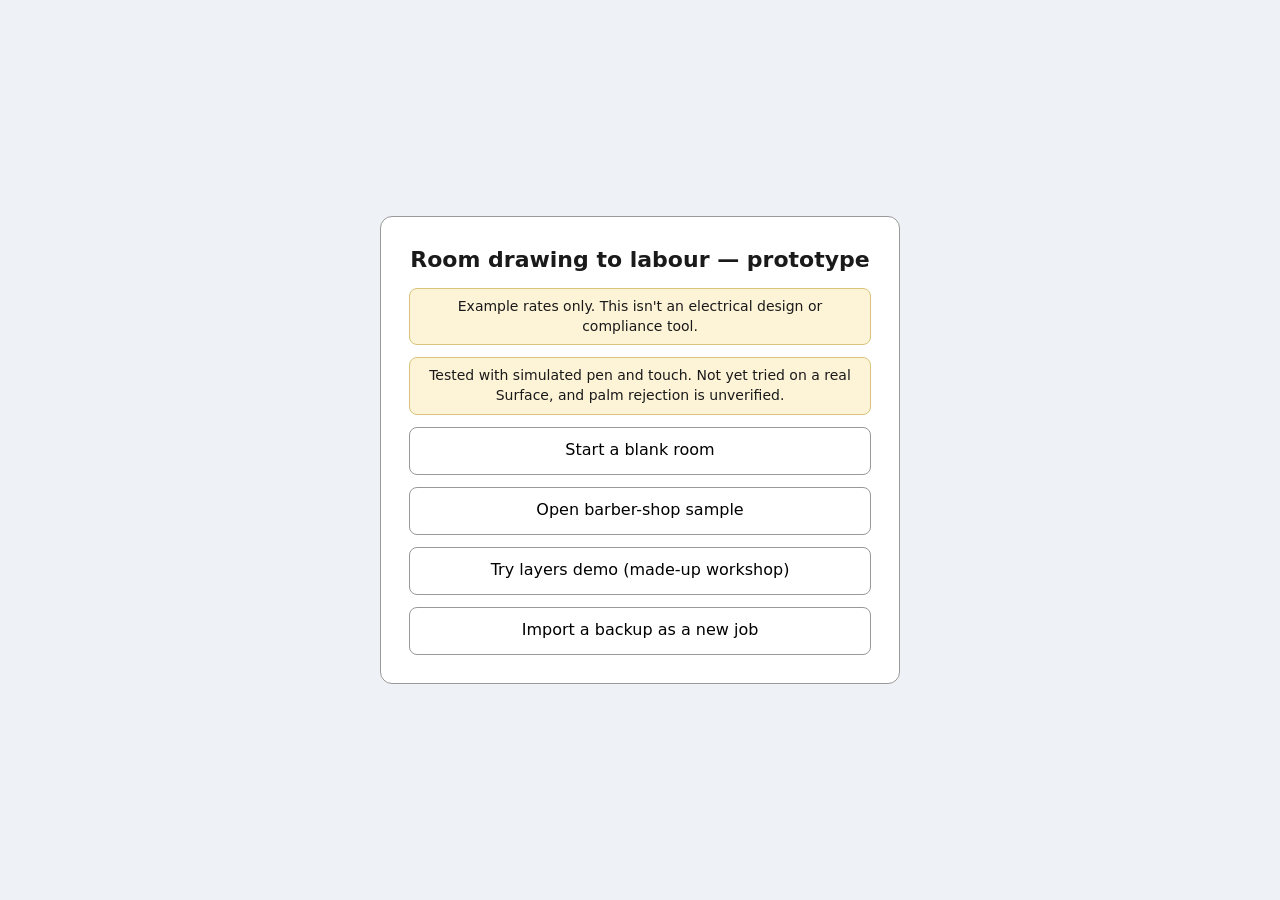
<file: prototype/index.html>
<!DOCTYPE html>
<html lang="en-GB">
<head>
<meta charset="utf-8">
<meta name="viewport" content="width=device-width, initial-scale=1, user-scalable=no, interactive-widget=resizes-content">
<title>Room drawing to labour — prototype</title>
<link rel="icon" href="data:,">
<link rel="stylesheet" href="css/style.css">
<link rel="manifest" href="manifest.webmanifest">
</head>
<body>
<div id="app" hidden>
  <header id="topbar">
    <span class="proto-label">PROTOTYPE</span>
    <span class="rates-label">example rates</span>
    <span id="sample-chip" class="chip sample-chip" hidden>Sample job — example data</span>
    <button id="btn-job-name" class="job-name" title="Job name">…</button>
    <span class="spacer"></span>
    <button id="btn-undo" data-testid="undo" title="Undo (Ctrl+Z)" aria-label="Undo">↶<span class="btn-text"> Undo</span></button>
    <button id="btn-redo" data-testid="redo" title="Redo (Ctrl+Y)" aria-label="Redo">↷<span class="btn-text"> Redo</span></button>
    <span id="status-strip">
      <span id="save-chip" class="chip" data-testid="save-chip">Saving…</span>
      <span id="offline-chip" class="chip" data-testid="offline-chip">Getting ready for offline…</span>
    </span>
    <button id="btn-menu" title="Menu" aria-label="Menu">⋯<span class="btn-text"> Menu</span></button>
  </header>
  <div id="job-banner" class="job-banner" data-testid="job-banner" role="status" hidden>
    <span id="job-banner-text" data-testid="job-banner-text"></span>
    <span id="job-banner-actions" class="job-banner-actions"></span>
  </div>
  <div id="quote-bar" data-testid="quote-bar" role="region" aria-label="Labour total">
    <span id="quote-summary"></span>
    <span class="spacer"></span>
    <button id="btn-breakdown" aria-haspopup="dialog">Show breakdown ▾</button>
  </div>

  <div id="main">
    <nav id="mode-rail" aria-label="Modes">
      <button data-mode="select" class="mode-btn" title="Select (V)">▣<span>Select</span></button>
      <button data-mode="place" class="mode-btn" title="Place (P)">＋<span>Place</span></button>
      <button data-mode="draw" class="mode-btn" title="Draw (D)">✎<span>Draw</span></button>
      <button data-mode="build" class="mode-btn" data-testid="mode-build" title="Build (B)">▦<span>Build</span></button>
      <button data-mode="notes" class="mode-btn" title="Notes (N)">💬<span>Notes</span></button>
      <div class="rail-extra">
        <button id="btn-clear-ink" class="mode-btn" title="Clear sketches on this view">🧽<span>Clear</span></button>
      </div>
    </nav>

    <div id="place-palette" hidden aria-label="Fitting types">
      <p class="palette-title">Pick a fitting</p>
      <!-- buttons injected -->
    </div>

    <div id="centre">
      <div id="view-tabs" role="tablist" aria-label="Views">
        <!-- tabs injected -->
      </div>
      <div id="canvas-wrap">
        <svg id="canvas" data-testid="canvas" touch-action="none"></svg>
        <div id="hint" data-testid="hint"></div>
        <div id="layers-control">
          <button id="btn-layers" data-testid="layers-button" aria-expanded="false" aria-controls="layers-panel">Layers: All</button>
          <button id="btn-layers-reset" data-testid="layers-reset" hidden>Show all</button>
          <div id="layers-panel" data-testid="layers-panel" role="group" aria-label="Show layers" hidden></div>
        </div>
        <div id="layer-empty" data-testid="layer-empty" role="status" hidden></div>
        <div id="zoom-controls">
          <button id="btn-zoom-out" title="Zoom out">−</button>
          <button id="btn-zoom-fit" title="Fit to view">Fit</button>
          <button id="btn-zoom-in" title="Zoom in">＋</button>
        </div>
        <button id="btn-finger-draw" class="finger-toggle" data-testid="finger-draw" aria-pressed="false" hidden>Finger drawing: off</button>
      </div>
    </div>

    <aside id="inspector" data-testid="inspector">
      <!-- injected -->
    </aside>
  </div>
</div>

<!-- Start screen -->
<div id="start" data-testid="start" hidden>
  <div class="start-card">
    <h1>Room drawing to labour — prototype</h1>
    <p class="banner" role="note">Example rates only. This isn't an electrical design or compliance tool.</p>
    <p class="banner">Tested with simulated pen and touch. Not yet tried on a real Surface, and palm rejection is unverified.</p>
    <button id="start-blank" data-testid="start-blank">Start a blank room</button>
    <button id="start-sample" data-testid="start-sample">Open barber-shop sample</button>
    <button id="start-layers-demo" data-testid="start-layers-demo">Try layers demo (made-up workshop)</button>
    <button id="start-continue" data-testid="start-continue" hidden>Open a saved job</button>
    <button id="start-import">Import a backup as a new job</button>
  </div>
</div>

<div id="modal-root"></div>
<div id="toast" data-testid="toast" hidden></div>
<div id="print-pack" aria-hidden="true"></div>

<input type="file" id="file-input" accept="application/json,.json" hidden>

<script type="module" src="js/ui.js"></script>
</body>
</html>
</file>
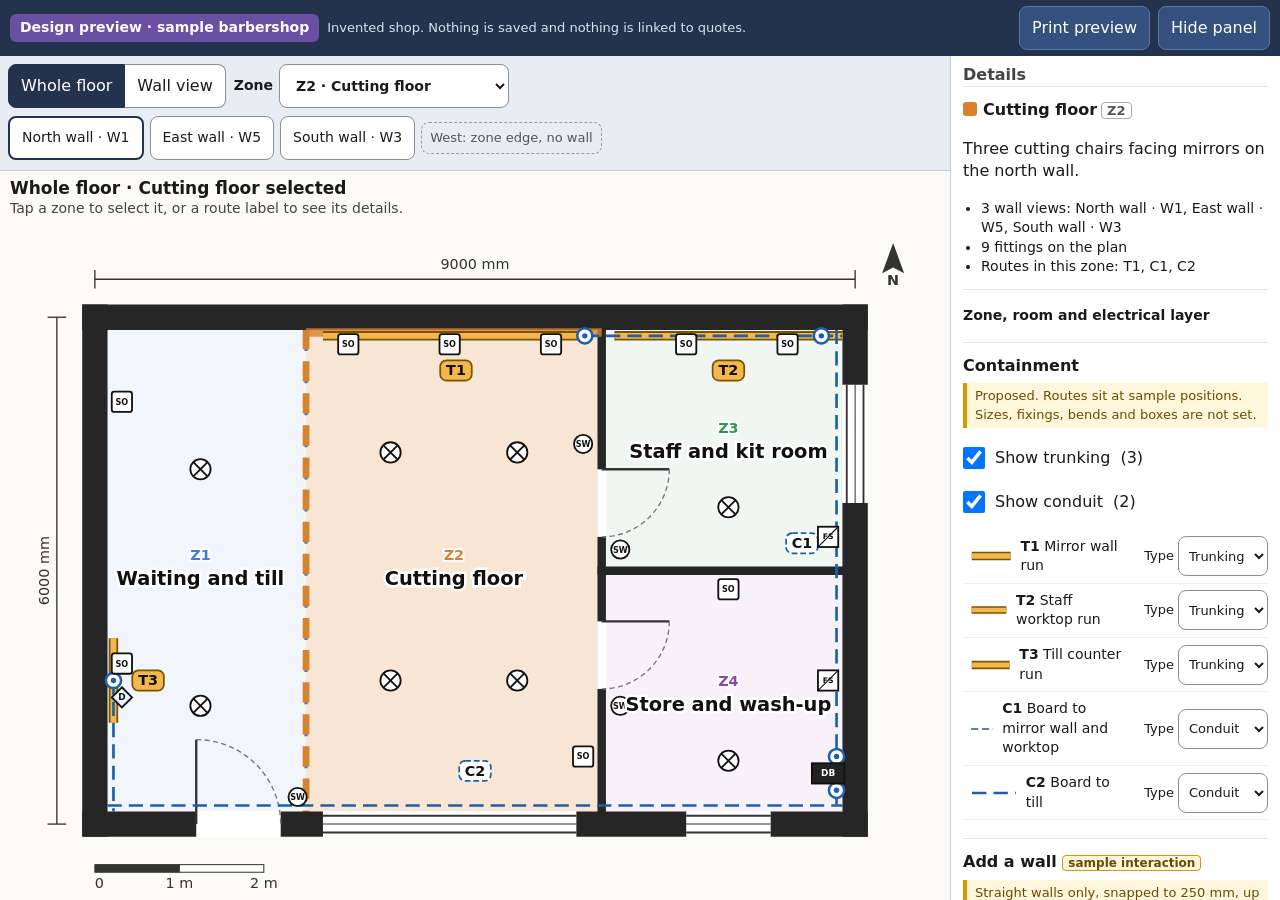
<file: design-previews/floor-zones/index.html>
<!DOCTYPE html>
<html lang="en-GB">
<head>
<meta charset="utf-8">
<meta name="viewport" content="width=device-width, initial-scale=1">
<title>Design preview · sample barbershop · floor, zones and containment</title>
<link rel="icon" href="data:,">
<link rel="stylesheet" href="style.css">
</head>
<body>
<div id="app">
  <header id="topbar">
    <span class="preview-label" data-testid="preview-label">Design preview · sample barbershop</span>
    <span class="topbar-note">Invented shop. Nothing is saved and nothing is linked to quotes.</span>
    <span class="spacer"></span>
    <button type="button" id="btn-print" data-testid="open-print" aria-haspopup="dialog">Print preview</button>
    <button type="button" id="btn-panel" data-testid="toggle-panel" aria-controls="panel" aria-expanded="true">Hide panel</button>
  </header>

  <div id="main">
    <div id="centre">
      <div id="viewbar">
        <div class="seg" role="group" aria-label="View">
          <button type="button" data-view="floor" data-testid="view-floor" aria-pressed="true">Whole floor</button>
          <button type="button" data-view="wall" data-testid="view-wall" aria-pressed="false">Wall view</button>
        </div>
        <label class="zone-pick">Zone
          <select id="zone-select" data-testid="zone-select"></select>
        </label>
        <div id="wall-tabs" role="group" aria-label="Walls in this zone" data-testid="wall-tabs"></div>
      </div>

      <div id="canvas-wrap">
        <div class="caption">
          <h1 id="view-title" data-testid="view-title"></h1>
          <p id="hint" role="status" data-testid="hint"></p>
        </div>
        <svg id="drawing" data-testid="drawing" role="img" preserveAspectRatio="xMidYMid meet" xmlns="http://www.w3.org/2000/svg"></svg>
        <details id="legend-float" class="legend">
          <summary>Legend</summary>
          <div class="legend-body"></div>
        </details>
      </div>
    </div>

    <aside id="panel" data-testid="panel" aria-label="Zone, containment and wall details">
      <div class="panel-head">
        <span class="panel-title">Details</span>
        <button type="button" id="btn-panel-close" data-testid="close-panel">Close</button>
      </div>

      <section id="zone-info" aria-live="polite"></section>
      <details class="explain">
        <summary>Zone, room and electrical layer</summary>
        <p>A <b>room</b> is a space closed in by walls. A <b>zone</b> is a part of the floor you choose to work on and print as one set of sheets. A zone can be a whole room, part of a room or several rooms. Waiting and till and Cutting floor share one room here, so there is no wall between them.</p>
        <p>An <b>electrical layer</b> is a filter for kinds of work, such as lighting or sockets. Layers hide or show fittings across every zone. Zones decide which part of the floor and which walls you see.</p>
      </details>

      <section aria-labelledby="containment-h">
        <h2 id="containment-h">Containment</h2>
        <p class="proposed">Proposed. Routes sit at sample positions. Sizes, fixings, bends and boxes are not set.</p>
        <label class="check"><input type="checkbox" id="show-trunking" data-testid="show-trunking" checked> Show trunking <span id="count-trunking"></span></label>
        <label class="check"><input type="checkbox" id="show-conduit" data-testid="show-conduit" checked> Show conduit <span id="count-conduit"></span></label>
        <ul id="route-list" class="route-list"></ul>
        <div id="route-detail" class="route-detail" data-testid="route-detail"></div>
      </section>

      <section aria-labelledby="addwall-h">
        <h2 id="addwall-h">Add a wall <span class="tag">sample interaction</span></h2>
        <p class="proposed">Straight walls only, snapped to 250 mm, up to 3. Added walls last until you reload.</p>
        <button type="button" id="btn-draw-wall" data-testid="draw-wall">Draw a wall on the plan</button>
        <button type="button" id="btn-sample-wall" data-testid="add-sample-wall">Add sample wall: 1.5 m partition between waiting and cutting floor</button>
        <p id="added-walls" class="field-note" data-testid="added-walls"></p>
        <button type="button" id="btn-remove-walls" data-testid="remove-added-walls">Remove added walls</button>
      </section>

      <section aria-labelledby="legend-h">
        <h2 id="legend-h">Legend</h2>
        <div class="legend-body" id="legend-panel"></div>
      </section>
    </aside>
  </div>
</div>

<div id="print-root" data-testid="print-dialog" role="dialog" aria-modal="true" aria-labelledby="print-heading" hidden>
  <div class="print-toolbar">
    <h2 id="print-heading">Print preview</h2>
    <fieldset class="print-zones">
      <legend>Wall sheets for</legend>
      <span id="print-zone-boxes"></span>
    </fieldset>
    <span id="print-count" class="print-count"></span>
    <button type="button" id="btn-do-print" data-testid="do-print">Print</button>
    <button type="button" id="btn-close-print" data-testid="close-print">Close</button>
  </div>
  <div id="sheets"></div>
</div>

<script src="app.js"></script>
</body>
</html>
</file>
<file: prototype/css/style.css>
/* Prototype styling: large controls, plain British English labels. */
* { box-sizing: border-box; }
html, body { margin: 0; height: 100%; font: 16px/1.4 system-ui, sans-serif; color: #1a1a1a; }
button { font: inherit; min-height: 48px; min-width: 48px; border-radius: 8px; border: 1px solid #999; background: #fff; cursor: pointer; }
button:disabled { opacity: .4; cursor: default; }
.spacer { flex: 2; }
[hidden] { display: none !important; }

#app { display: flex; flex-direction: column; height: 100vh; height: 100dvh; }
#status-strip { display: contents; }
#topbar { display: flex; align-items: center; gap: 8px; min-height: 56px; padding: 4px 10px; background: #23324d; color: #fff; flex-wrap: wrap; }
#topbar button { background: #33507e; color: #fff; border-color: #5a77a6; }
#topbar button { flex-shrink: 0; }
.proto-label { background: #c0392b; color: #fff; padding: 3px 8px; border-radius: 4px; font-weight: 700; font-size: 13px; flex-shrink: 0; }
.rates-label { font-size: 13px; color: #d9e2f2; flex-shrink: 0; }
.job-name { flex: 1 1 180px; min-width: 70px; max-width: 420px; overflow: hidden; text-overflow: ellipsis; white-space: nowrap; }
.chip { padding: 4px 10px; border-radius: 12px; font-size: 13px; background: #4c6a99; white-space: nowrap; overflow: hidden; text-overflow: ellipsis; flex: 0 1 auto; min-width: 0; }
.chip.ok { background: #2e7d32; }
.chip.warn { background: #8a5a00; }
.chip.err { background: #b00020; }
.sample-chip { background: #6a4fa3; flex-shrink: 0; }

#main { flex: 1; display: flex; min-height: 0; position: relative; --palette-h: 100px; }
#mode-rail { display: flex; flex-direction: column; gap: 6px; padding: 8px 6px; background: #e8ecf3; width: 88px; overflow-y: auto; }
.mode-btn { height: 64px; display: flex; flex-direction: column; align-items: center; justify-content: center; gap: 2px; font-size: 14px; }
.mode-btn span { font-size: 12px; }
.mode-btn.active { background: #23324d; color: #fff; border-color: #23324d; }
.rail-extra { margin-top: auto; }

/* Tablet and desktop: a strip along the bottom of the drawing, between the mode
   rail (88px) and the details drawer, so the Layers control keeps the top-left
   corner. #canvas-wrap reserves --palette-h below the drawing in Place mode. */
#place-palette { position: absolute; left: 88px; right: 320px; bottom: 0; height: var(--palette-h); z-index: 5; background: #fff; border-top: 1px solid #999; padding: 6px 8px 0; display: flex; gap: 6px; overflow-x: auto; overflow-y: hidden; box-shadow: 0 -2px 8px rgba(0,0,0,.15); }
.palette-title { display: none; }
.pal-btn { width: 100px; flex: 0 0 auto; display: flex; flex-direction: column; gap: 3px; align-items: center; padding: 6px; font-size: 13px; min-height: 64px; }
.pal-btn .sym { font-size: 18px; font-weight: 700; }
.pal-btn.active { background: #dce7ff; border-color: #23324d; }
#canvas .route-label { font-weight: 700; }
.containment-warning { margin: 8px 0; }
/* "Place like this": the strip says what is being copied and keeps Cancel touch sized */
.copy-bar { display: flex; align-items: center; gap: 12px; font-size: 15px; padding: 4px; }
.copy-cancel-btn { flex: 0 0 auto; min-height: 44px; min-width: 88px; }
.place-like-btn { display: block; width: 100%; min-height: 44px; margin: 4px 0 2px; }

#centre { flex: 1; display: flex; flex-direction: column; min-width: 0; }
#view-tabs { display: flex; gap: 4px; padding: 6px 8px 0; flex-wrap: wrap; }
#view-tabs button { min-height: 44px; padding: 4px 12px; }
#view-tabs button.active { background: #23324d; color: #fff; }
#canvas-wrap { flex: 1; position: relative; min-height: 0; background: #fbfaf7; container-type: size; }
#canvas { width: 100%; height: 100%; display: block; touch-action: none; user-select: none; -webkit-user-select: none; -webkit-touch-callout: none; -webkit-tap-highlight-color: transparent; }
.finger-toggle { position: absolute; right: 12px; top: 64px; min-height: 44px; padding: 4px 12px; font-size: 14px; }
.finger-toggle[aria-pressed="true"] { background: #23324d; color: #fff; border-color: #23324d; }
#hint { position: absolute; left: 12px; bottom: 10px; background: rgba(255,255,255,.9); border: 1px solid #bbb; border-radius: 6px; padding: 4px 10px; font-size: 14px; pointer-events: none; max-width: 70%; }
#zoom-controls { position: absolute; right: 12px; top: 8px; display: flex; gap: 6px; }
#zoom-controls button { min-width: 44px; }

/* Show layers: a compact button over the drawing that opens a small panel. */
#layers-control { position: absolute; left: 8px; top: 8px; z-index: 4; display: flex; flex-wrap: wrap; gap: 6px; max-width: calc(100% - 200px); }
#layers-control > button { min-height: 44px; padding: 4px 12px; font-size: 14px; max-width: 100%; overflow: hidden; text-overflow: ellipsis; white-space: nowrap; }
#btn-layers.filtered { background: #23324d; color: #fff; border-color: #23324d; }
#btn-layers-reset { background: #fff3cd; border-color: #b26a00; }
#layers-panel { position: absolute; left: 0; top: calc(100% + 4px); width: min(320px, calc(100vw - 24px)); max-height: 70vh; overflow-y: auto; background: #fff; border: 1px solid #999; border-radius: 8px; padding: 8px 10px; box-shadow: 0 2px 10px rgba(0,0,0,.25); }
.layers-title { margin: 0 0 4px; font-weight: 700; }
.layer-row { display: flex; align-items: center; gap: 6px; }
.layer-check { flex: 1; display: flex; align-items: center; gap: 10px; min-height: 44px; cursor: pointer; }
.layer-check input { width: 22px; height: 22px; margin: 0; }
.layer-only { min-height: 40px; padding: 2px 10px; font-size: 14px; }
.layer-all { width: 100%; margin-top: 6px; min-height: 44px; }
.layers-note { font-size: 13px; color: #444; margin: 8px 0 2px; }
#layer-empty { position: absolute; left: 50%; top: 50%; transform: translate(-50%, -50%); z-index: 3; background: #fff; border: 1px solid #b26a00; border-radius: 10px; padding: 12px 16px; text-align: center; max-width: min(360px, 85%); box-shadow: 0 2px 10px rgba(0,0,0,.2); }
#layer-empty p { margin: 0 0 8px; }
.field-note { font-size: 13px; color: #555; margin: 4px 0 0; }
.print-choice { display: flex; align-items: center; gap: 10px; min-height: 44px; margin: 4px 0; }
.print-choice input { width: 22px; height: 22px; margin: 0; flex: 0 0 auto; }
.modal .print-sheets { min-inline-size: 0; width: 100%; box-sizing: border-box; border: 1px solid #888; border-radius: 8px; margin: 12px 0 0; padding: 8px 10px 10px; }
.modal .print-sheets legend { font-weight: 700; padding: 0 4px; }
.modal .print-sheets .print-choice { display: flex; align-items: center; gap: 10px; min-height: 44px; margin: 4px 0; font-weight: 400; scroll-margin: 8px 0 88px; }
.modal .print-sheets .print-choice span { flex: 1; min-width: 0; }
.modal .print-sheets .print-choice input { width: 44px; height: 44px; margin: 0; flex: 0 0 auto; scroll-margin: 8px 0 88px; }
.print-sheet-count { margin: 8px 0 0; font-size: 14px; }
#quote-bar .q-scope { font-weight: 700; }

#inspector { width: 320px; border-left: 1px solid #ccc; background: #fff; padding: 12px; overflow-y: auto; }
#inspector h2 { margin: 0 0 8px; font-size: 17px; }
.inspector-head { display: flex; align-items: center; gap: 6px; margin-bottom: 8px; }
.inspector-head h2 { flex: 1; margin: 0; }
.inspector-toggle { min-height: 44px; padding: 2px 10px; font-size: 14px; }
.job-title { font-weight: 700; margin: 4px 0; word-break: break-word; }
.legend { margin: 4px 0; padding-left: 18px; font-size: 13px; }
.legend li { margin: 2px 0; }
.q-chip { display: inline-block; background: #eef2f8; border-radius: 10px; padding: 1px 8px; margin: 1px 2px; }
#quote-bar .q-chip { background: rgba(255,255,255,.18); }
/* the missing-price warning chip is a button (the first tap of the fix route);
   inside the bar it picks up the existing #quote-bar button colours */
button.q-chip { border: 0; font: inherit; color: inherit; cursor: pointer; }
.count-line { line-height: 1.7; }
#inspector label { display: block; margin: 10px 0 2px; font-weight: 600; font-size: 14px; }
#inspector input, #inspector select, #inspector textarea { width: 100%; font: inherit; padding: 8px; border: 1px solid #888; border-radius: 6px; min-height: 44px; }
#inspector textarea { min-height: 90px; }
.field-row { display: flex; align-items: center; gap: 4px; }
.field-row button { min-width: 44px; }
.field-err { color: #b00020; font-size: 13px; margin-top: 2px; }
.price-line { margin: 10px 0; padding: 8px; background: #f2f4f8; border-radius: 6px; font-size: 15px; }
.btn-danger { border-color: #b00020; color: #b00020; width: 100%; margin-top: 12px; }
.btn-primary { background: #23324d; color: #fff; border-color: #23324d; }

#quote-bar { display: flex; align-items: center; gap: 8px; min-height: 48px; padding: 4px 12px; background: #23324d; color: #fff; flex-wrap: wrap; }
#quote-bar.incomplete { background: #9a6b00; }
#quote-bar button { background: #33507e; color: #fff; border-color: #5a77a6; }

#start { position: fixed; inset: 0; background: #eef1f6; display: flex; align-items: center; justify-content: center; z-index: 50; }
.start-card { background: #fff; border: 1px solid #999; border-radius: 12px; padding: 28px; max-width: 520px; display: flex; flex-direction: column; gap: 12px; text-align: center; }
.start-card h1 { font-size: 22px; margin: 0; }
.banner { background: #fdf3d7; border: 1px solid #d9c47a; border-radius: 8px; padding: 8px; font-size: 14px; margin: 0; }

#modal-root .overlay { position: fixed; inset: 0; background: rgba(0,0,0,.4); z-index: 70; display: flex; align-items: center; justify-content: center; }
.modal { background: #fff; border-radius: 12px; padding: 20px; max-width: 560px; width: min(560px, 92vw); max-height: 86vh; overflow-y: auto; }
.modal h2 { margin-top: 0; }
.modal .actions { display: flex; gap: 8px; margin-top: 16px; flex-wrap: wrap; }
/* Inside a modal's action row the destructive button must not become a
   full-width bar above the safe action (the base .btn-danger styling is for
   stacked solo warnings): side by side, safe primary action on the right. */
.modal .actions .btn-danger { width: auto; margin-top: 0; }
.modal table { border-collapse: collapse; width: 100%; margin: 8px 0; }
.modal th, .modal td { border: 1px solid #bbb; padding: 6px 8px; text-align: left; font-size: 15px; }
.modal .unpriced td { background: #fff3cd; }
/* Slice 3 (BL-17): comfortable form fields in modals on EVERY screen size —
   44px inputs with the page font, and labels on their own line above the
   field. These used to exist only under the <=600px phone query, so tablets
   and desktop fell back to ~21px browser-default number inputs. Rate rows
   keep a FIXED input width so every row shares one left-aligned column. */
.modal label { display: block; margin: 10px 0 2px; font-weight: 600; }
.modal input:not([type=checkbox]) { width: 100%; font: inherit; padding: 8px; border: 1px solid #888; border-radius: 6px; min-height: 44px; }
.rate-input-row { display: flex; align-items: center; gap: 8px; margin: 8px 0; }
.rate-input-row span { flex: 1; }
.modal .rate-input-row input { flex: 0 0 130px; width: 130px; }

/* The toast has no actions, so taps and pen strokes pass through to what is underneath. */
#toast { position: fixed; left: 50%; transform: translateX(-50%); bottom: 64px; background: #23324d; color: #fff; padding: 10px 18px; border-radius: 24px; z-index: 60; font-size: 15px; max-width: 80vw; pointer-events: none; }

/* Print pack: kept in layout so its text can be read, but invisible on screen.
   Print media shows it and lets long tables break onto the next sheet. */
#print-pack { position: fixed; left: 0; top: 0; width: 210mm; max-height: 100vh; overflow: hidden; opacity: 0; pointer-events: none; z-index: -1; }
@media print {
  #app, #start, #toast, #modal-root { display: none !important; }
  #print-pack { display: block; position: static; width: auto; max-height: none; overflow: visible; opacity: 1; z-index: auto; pointer-events: auto; }
  #print-pack .page { page-break-after: always; break-after: page; border-top: 2px solid #000; padding-top: 6px; margin-bottom: 12px; overflow: visible; }
  #print-pack .print-header { display: flex; justify-content: space-between; font-size: 9.5pt; border-bottom: 1px solid #000; }
  #print-pack h2 { font-size: 11pt; margin: 8px 0 4px; }
  #print-pack table { width: 100%; border-collapse: collapse; font-size: 9pt; break-inside: auto; page-break-inside: auto; }
  #print-pack tr { break-inside: avoid; page-break-inside: avoid; }
  #print-pack thead { display: table-header-group; }
  #print-pack th, #print-pack td { border: 1px solid #000; padding: 3px 5px; text-align: left; }
  /* Fixed fitting columns on A4 landscape (297mm). floor-print.js uses the same
     widths to count wrapped lines. 18+52+36+30+161 = 297. */
  #print-pack table.fitting-table { table-layout: fixed; }
  #print-pack table.fitting-table col.fit-id { width: 18mm; }
  #print-pack table.fitting-table col.fit-type { width: 52mm; }
  #print-pack table.fitting-table col.fit-pos { width: 36mm; }
  #print-pack table.fitting-table col.fit-h { width: 30mm; }
  #print-pack table.fitting-table col.fit-notes { width: 161mm; }
  #print-pack svg { max-width: 100%; height: auto; }
  #print-pack .print-key { max-width: 70mm; }
  /* Zone pack: each numbered page must fit one A4 landscape sheet, so cap the
     drawings by height as the legacy wall pages do. Width follows the ratio. */
  /* the floor plan on page 1 of either pack, so its notes and footer stay on the same sheet */
  #print-pack .page:first-child > svg { max-height: 85mm; width: auto; }
  #print-pack .wall-sheet svg { width: auto; }
  #print-pack .wall-sheet .print-key { max-height: 30mm; }
  #print-pack .wall-sheet .print-elevation { max-height: 80mm; }
  /* Legacy wall pages carry two drawings: cap them so the page stays one sheet. */
  #print-pack .legacy-walls svg { max-height: 72mm; width: auto; }
  #print-pack .disclaimer { font-size: 9pt; font-style: italic; margin-top: 8px; }
  #print-pack .print-scope { font-size: 9.5pt; font-weight: 600; border: 1px solid #000; padding: 3px 6px; margin: 4px 0; }
}

@media (max-width: 1000px) {
  .rates-label { display: none; } /* honesty copy stays on the start screen and in the quote */
}
@media (max-width: 800px) {
  /* the canvas hint is redundant on narrow screens and overlapped the wall labels */
  #hint { display: none; }
}
@media (max-width: 900px), (orientation: portrait) {
  /* Narrow tablets (including iPad portrait) keep the details drawer on the
     right, a little narrower, so the canvas keeps its full height. */
  #inspector { width: min(320px, 40vw); }
  /* hint at the top so it never covers the Wall C label under the plan; kept
     left and 200px short of the right edge, where the zoom controls and the
     finger toggle (each about 150-165px wide with their 12px inset) stack */
  #hint { top: 60px; left: 12px; bottom: auto; max-width: calc(100% - 200px); } /* below the Layers button */
  /* F2: when a filter is on, "Layers: …" and "N hidden · Show all" wrap onto a
     second row; drop the hint below that row so the guidance stays readable */
  #canvas-wrap:has(#btn-layers-reset:not([hidden])) #hint { top: 116px; }
  #place-palette { right: min(320px, 40vw); }
}

/* Tablet and desktop (layout A, canvas first): details open as a drawer on
   the right. "Hide details" folds them into a 52px strip under the drawing
   holding the panel title, "Show details" and Done. The strip is its own grid
   row, so it never sits on top of a fitting, and the drawing takes the whole
   width. This is the complement of the phone query below. */
@media (min-width: 601px) and (min-height: 501px) {
  #main { display: grid; grid-template-columns: minmax(0, 1fr) auto; grid-template-rows: minmax(0, 1fr) auto; --fold-h: 52px; }
  #centre { grid-column: 1; grid-row: 1 / span 2; min-height: 0; }
  #inspector { grid-column: 2; grid-row: 1 / span 2; min-height: 0; border-radius: 12px 0 0 12px; box-shadow: -2px 0 10px rgba(20,30,50,.12); }
  body.inspector-collapsed #centre { grid-row: 1; }
  body.inspector-collapsed #inspector { grid-column: 1 / span 2; grid-row: 2; width: auto; height: var(--fold-h); padding: 4px 8px 4px 12px; overflow: hidden; border-left: 0; border-top: 1px solid #c4ccd8; border-radius: 0; box-shadow: 0 -2px 8px rgba(20,30,50,.08); }
  body.inspector-collapsed .inspector-head { margin: 0; }
  body.inspector-collapsed .inspector-head h2 { font-size: 15px; min-width: 0; white-space: nowrap; overflow: hidden; text-overflow: ellipsis; }
  #place-palette { transition: right .18s ease-out; }
  body.inspector-collapsed #place-palette { right: 0; bottom: var(--fold-h); }
  /* Place mode: the drawing and the bottom-left hint stop above the fitting strip */
  #place-palette:not([hidden]) ~ #centre #canvas-wrap { padding-bottom: var(--palette-h); }
  #place-palette:not([hidden]) ~ #centre #hint { margin-bottom: var(--palette-h); }
  /* F1: on short screens the open Layers panel must stop above the fitting
     strip and scroll inside (64px = control inset + button row + gap), so every
     layer control stays reachable by scrolling instead of sitting under the
     strip. 100cqh is the canvas area's own height (#canvas-wrap is a size
     container), which already excludes the reserved strip padding. */
  #place-palette:not([hidden]) ~ #centre #canvas-wrap #layers-panel { max-height: calc(100cqh - 64px); }
  /* filtered: the Layers/reset buttons wrap to two rows and push the panel
     down; subtract the same 116px the hint uses for the two-row case */
  #place-palette:not([hidden]) ~ #centre #canvas-wrap:has(#btn-layers-reset:not([hidden])) #layers-panel { max-height: calc(100cqh - 116px); }
  /* Short landscape (Opus-approved): while the panel is open, hide the outside
     "N hidden · Show all" button — recovery lives in the panel's own Show all —
     so the control is one row and the 64px cap is correct again. display:none
     does not set [hidden], so the 116px rule above would still match; the
     override below restores the 64px cap in exactly this state. */
  @media (min-width: 601px) and (min-height: 501px) and (max-height: 720px) and (orientation: landscape) {
    #layers-control:has(#layers-panel:not([hidden])) #btn-layers-reset { display: none; }
    #place-palette:not([hidden]) ~ #centre #canvas-wrap:has(#btn-layers-reset:not([hidden])) #layers-panel { max-height: calc(100cqh - 64px); }
  }
  body:has(#place-palette:not([hidden])) #toast { bottom: 168px; }
}
@media (prefers-reduced-motion: reduce) {
  #inspector, #place-palette { transition: none; }
}

/* Phones: portrait up to 600px wide, or any screen under 500px tall.
   The drawing takes the space. Details and the breakdown open on demand,
   and every control stays in the page flow so nothing sits on top of it. */
@media (max-width: 600px), (max-height: 500px) {
  /* clip, not hidden: a hidden box can still be scrolled by focus or scrollIntoView, which slid the drawing sideways */
  #app { overflow: hidden; overflow: clip; }
  #topbar { min-height: 0; gap: 6px; row-gap: 2px; padding: 2px 8px; }
  #topbar button { min-height: 44px; min-width: 44px; padding: 0 8px; }
  #topbar .spacer, #topbar .btn-text { display: none; }
  .proto-label { font-size: 11px; padding: 2px 6px; }
  .job-name { flex: 1 1 90px; min-width: 0; max-width: none; font-size: 15px; text-align: left; }
  .sample-chip { flex: 0 1 auto; min-width: 0; font-size: 12px; padding: 3px 8px; }
  #status-strip { display: flex; gap: 6px; flex: 1 1 auto; min-width: 0; overflow-x: auto; scrollbar-width: none; }
  #status-strip::-webkit-scrollbar { display: none; }
  #status-strip .chip { flex: 0 0 auto; font-size: 12px; padding: 3px 8px; }
  #status-strip .chip.err { cursor: pointer; }

  #main { display: grid; grid-template-columns: minmax(0, 1fr); grid-template-rows: minmax(0, 1fr) auto auto auto; grid-template-areas: "centre" "palette" "sheet" "rail"; }
  #centre { grid-area: centre; min-height: 0; }
  #view-tabs { display: grid; grid-template-columns: repeat(5, minmax(0, 1fr)); gap: 4px; padding: 4px 6px 0; }
  #view-tabs button { min-height: 44px; min-width: 0; padding: 2px 4px; font-size: 13px; line-height: 1.15; }
  #view-tabs .tabs-info { display: none; }
  #canvas-wrap { padding-bottom: 0; }
  #hint { display: none; }

  #mode-rail { grid-area: rail; flex-direction: row; width: auto; gap: 4px; padding: 4px 6px; overflow: visible; border-top: 1px solid #c8cfdb; }
  #mode-rail .mode-btn { flex: 1 1 0; min-width: 0; height: 48px; gap: 0; font-size: 16px; padding: 0 2px; }
  .mode-btn span { font-size: 11px; }
  .rail-extra { display: contents; }

  #place-palette { grid-area: palette; position: static; width: auto; max-width: none; height: auto; flex-wrap: nowrap; overflow-x: auto; overflow-y: visible; gap: 6px; padding: 4px 6px; border: 0; border-top: 1px solid #ccc; border-radius: 0; box-shadow: none; }
  #place-palette .pal-btn { flex: 0 0 auto; width: auto; min-width: 44px; min-height: 44px; height: 44px; padding: 4px; font-size: 13px; flex-direction: row; justify-content: center; white-space: nowrap; }
  .palette-title { display: none; }
  .pal-btn { flex-direction: row; width: auto; min-height: 44px; padding: 4px 10px; gap: 6px; white-space: nowrap; }
  .pal-btn .sym { font-size: 14px; }

  #inspector { grid-area: sheet; position: static; width: auto; max-height: 28dvh; padding: 0 12px 12px; border-left: none; border-top: 2px solid #23324d; box-shadow: 0 -2px 8px rgba(0,0,0,.15); }
  body.inspector-collapsed #inspector { padding-bottom: 0; overflow: hidden; }
  .inspector-head { position: sticky; top: 0; z-index: 1; background: #fff; padding: 4px 0; }
  body.inspector-collapsed .inspector-head { margin-bottom: 0; }
  .inspector-head h2 { min-width: 0; font-size: 15px; white-space: nowrap; overflow: hidden; text-overflow: ellipsis; }
  .inspector-toggle { min-height: 44px; }

  #quote-bar { flex-wrap: nowrap; gap: 8px; min-height: 48px; padding: 2px 8px; }
  #quote-bar .spacer { display: none; }
  #quote-summary { flex: 1 1 auto; min-width: 0; display: flex; flex-wrap: wrap; column-gap: 8px; font-size: 14px; line-height: 1.3; }
  #quote-bar .q-chip { background: none; padding: 0; margin: 0; border-radius: 0; }
  #quote-bar .q-count, #quote-bar .q-priced, #quote-bar .q-existing, #quote-bar .q-detail, #quote-bar .q-long { display: none; }
  #quote-bar .q-warn { order: -1; font-weight: 700; }
  #quote-bar .q-total { font-weight: 700; }
  #btn-breakdown { flex: 0 0 auto; min-height: 44px; padding: 0 10px; font-size: 14px; }

  .modal { width: calc(100vw - 16px); max-height: calc(100dvh - 16px); padding: 14px 14px 0; }
  .modal h2 { font-size: 18px; margin-bottom: 8px; }
  .modal .actions { position: sticky; bottom: 0; background: #fff; margin-top: 8px; padding: 8px 0 12px; border-top: 1px solid #ddd; }
  .modal .actions button { flex: 1 1 auto; }
  .modal th, .modal td { font-size: 14px; padding: 4px 6px; }
  .modal label { display: block; margin: 10px 0 2px; font-weight: 600; }
  .modal input:not([type=checkbox]) { width: 100%; font: inherit; padding: 8px; border: 1px solid #888; border-radius: 6px; min-height: 44px; }
  .rate-input-row span { flex: 1; }
  .modal .rate-input-row input { flex: 0 0 120px; width: 120px; }

  #start { overflow-y: auto; align-items: flex-start; padding: 8px; }
  .start-card { margin: auto; padding: 16px; gap: 8px; }
  .start-card h1 { font-size: 19px; }

  #toast { top: calc(var(--topbar-h, 96px) + 8px); bottom: auto; left: 8px; right: 8px; transform: none; max-width: none; pointer-events: none; }
  #view-tabs { flex: 0 0 auto; }
  #canvas-wrap { flex: 1 1 auto; }
}

/* Portrait phone: status chips get their own thin line under the title row. */
@media (max-width: 600px) {
  #topbar::after { content: ''; flex-basis: 100%; order: 5; }
  #status-strip { order: 6; }
  .sample-chip { order: 7; }
}

/* Phone landscape: rail on the left, details as a small pill that opens into
   a side drawer, so one panel at a time shares the short screen. */
@media (max-height: 500px) and (orientation: landscape) {
  #main { grid-template-columns: auto minmax(0, 1fr); grid-template-rows: minmax(0, 1fr) auto; grid-template-areas: "rail centre" "rail palette"; }
  #mode-rail { flex-direction: column; width: 64px; overflow-y: auto; border-top: 0; border-right: 1px solid #c8cfdb; }
  #mode-rail .mode-btn { flex: 0 0 auto; height: 44px; min-height: 44px; }
  #view-tabs { padding-top: 2px; }
  #view-tabs button { white-space: nowrap; }
  #zoom-controls { top: auto; bottom: 8px; left: 8px; right: auto; }
  #inspector { grid-area: auto; position: absolute; left: auto; right: 8px; bottom: 8px; z-index: 20; max-width: min(360px, 60%); max-height: none; padding: 0 10px; border: 1px solid #23324d; border-radius: 10px; box-shadow: 0 2px 10px rgba(0,0,0,.3); }
  body.inspector-collapsed #place-palette:not([hidden]) ~ #inspector { bottom: 60px; }
  body:not(.inspector-collapsed) #inspector { top: 50px; right: 0; bottom: 0; width: min(380px, 55%); max-width: none; overflow-y: auto; padding: 0 12px 12px; border-width: 0 0 0 2px; border-radius: 0; }
  #toast { bottom: 60px; top: auto; }
}

/* Phone landscape (Opus-approved): same short-landscape arrangement as the
   tablet rule above, but for screens under 501px tall, where the palette is
   its own grid row so 100cqh already excludes it. Hiding the outside reset
   while the panel is open keeps the control to one row, so 64px caps BOTH
   filtered and unfiltered panels. Two IDs beat the base #layers-panel 70vh. */
@media (max-height: 500px) and (orientation: landscape) {
  #layers-control:has(#layers-panel:not([hidden])) #btn-layers-reset { display: none; }
  #canvas-wrap #layers-panel { max-height: calc(100cqh - 64px); }
}

/* Set height for several: removable fitting rows, at least 44px tall with
   48px remove buttons, matching the touch sizes used elsewhere. */
.multi-list { margin: 6px 0; }
.multi-row { display: flex; align-items: center; justify-content: space-between; gap: 10px; min-height: 44px; border-bottom: 1px solid #e0e4ea; padding: 2px 0; }
.multi-row:last-child { border-bottom: 0; }
.multi-row-label { font-size: 14px; overflow-wrap: anywhere; }
.multi-row button { min-height: 48px; min-width: 48px; padding: 4px 12px; font-size: 14px; flex: 0 0 auto; }

/* Set height for several, review fix 1: the count is its own chip in the panel
   header. It never shrinks or ellipsizes, so "3 selected" stays readable on the
   collapsed phone sheet in portrait and landscape. */
.multi-count { flex: 0 0 auto; white-space: nowrap; font-size: 14px; font-weight: 700; background: #eef2f8; border-radius: 10px; padding: 2px 8px; }

/* Review fix 2, tablet/desktop only: the multi header row wraps instead of
   pushing the header Cancel past the drawer edge. The heading takes only the
   space its text needs, so it no longer squeezes onto three lines; Hide
   details and Cancel fold to a second row when the first is full. Phones keep
   the single row: the count chip must stay beside Cancel in the sheet bar. */
@media (min-width: 601px) and (min-height: 501px) {
  .inspector-head.multi-head { flex-wrap: wrap; }
  .inspector-head.multi-head h2 { flex: 0 1 auto; }
}

/* Review fix 1b: at least 8px between Apply and Cancel so they can't be
   mis-tapped as one target. */
.multi-apply { margin-right: 8px; }

/* Slice 1 recovery dialog: each preserved unreadable record is its own card so
   several copies stay separately readable, and the destructive Delete button is
   visually separated from Download (gap + danger colour). */
.recovery-row { margin: 10px 0; padding: 8px 10px; border: 1px solid #d5d9e0; border-radius: 8px; }
.recovery-row p { margin: 0 0 8px; }
.recovery-row-actions { display: flex; flex-wrap: wrap; gap: 8px; }
.recovery-row-actions .btn-danger { margin-left: 8px; }

/* EP19-05 dense-spot chooser: one full-width button per candidate fitting so
   close-together fittings are told apart by ID, type and wall, not position. */
.which-row { display: block; width: 100%; margin: 6px 0; text-align: left; padding: 8px 12px; }

/* EP21-02 several jobs: read-only / not-saved banner under the top bar, and
   one card per job in Menu → Jobs. */
.job-banner { display: flex; flex-wrap: wrap; align-items: center; gap: 8px; padding: 6px 10px; background: #fdf3d7; border-bottom: 1px solid #d9c47a; font-size: 14px; }
.job-banner[hidden] { display: none; }
.job-banner-actions { display: flex; flex-wrap: wrap; gap: 8px; }
.job-row { display: flex; flex-wrap: wrap; align-items: center; justify-content: space-between; gap: 8px; margin: 8px 0; padding: 8px 10px; border: 1px solid #d5d9e0; border-radius: 8px; }
.job-row p { margin: 0; flex: 1 1 12em; }

/* EP21-UI layout A, canvas first, tablet and desktop. The mode rail becomes a
   floating tool dock over the drawing's left margin, below the Layers button.
   The canvas keeps an 84px left gutter under the dock, so no fitting or wall
   label is ever drawn under a tool. --tabs-h is the measured height of the
   view tabs (ui.js syncFooterHeight). Phones keep their own rail and sheet
   layout above, which already gives the drawing the screen. */
@media (min-width: 601px) and (min-height: 501px) {
  #main { --dock-top: calc(var(--tabs-h, 50px) + 60px); --dock-bottom: 8px; }
  /* filtered: Layers and "Show all" wrap to two rows, as for the hint */
  #main:has(#btn-layers-reset:not([hidden])) { --dock-top: calc(var(--tabs-h, 50px) + 116px); }
  #main:has(#place-palette:not([hidden])) { --dock-bottom: calc(var(--palette-h) + 8px); }
  /* the folded details strip is a grid row the dock must also clear */
  body.inspector-collapsed #main { --dock-bottom: calc(var(--fold-h) + 8px); }
  body.inspector-collapsed #main:has(#place-palette:not([hidden])) { --dock-bottom: calc(var(--palette-h) + var(--fold-h) + 8px); }
  #mode-rail { position: absolute; left: 8px; top: var(--dock-top); z-index: 3; width: 72px; max-height: calc(100% - var(--dock-top) - var(--dock-bottom)); gap: 4px; padding: 6px; background: #fff; border-radius: 14px; box-shadow: 0 4px 16px rgba(20,30,50,.2); }
  #mode-rail .mode-btn { flex: 0 0 auto; height: 56px; min-height: 56px; }
  .rail-extra { margin-top: 2px; padding-top: 6px; border-top: 1px solid #d5dbe4; }
  #canvas-wrap { padding-left: 84px; }
  #hint { left: 92px; }
  /* the Layers list opens beside the dock instead of under it */
  #layers-panel { left: 76px; width: min(320px, calc(100cqw - 92px)); }
  #place-palette { left: 0; border-radius: 0 12px 0 0; }
  body:not(.inspector-collapsed) #place-palette { right: min(320px, 40vw); }
  #toast { left: 16px; transform: none; max-width: min(380px, 42vw); }
  #view-tabs { gap: 6px; padding: 6px 8px 4px; }
  #view-tabs button { border-radius: 999px; border-color: #c4ccd8; }
}

/* Layout A, every size: the labour total sits at the top under the job name,
   as a dark pill that stays readable; a missing price is an amber flag beside it. */
#quote-bar { min-height: 52px; padding: 4px 10px; background: #f3f5f9; color: #1a1a1a; border-bottom: 1px solid #c4ccd8; }
#quote-bar.incomplete { background: #fdf6e3; }
#quote-bar button { background: #fff; color: #23324d; border-color: #23324d; }
#quote-bar .q-chip { background: #e3e8f0; }
#quote-bar .q-total { background: #23324d; color: #fff; font-weight: 700; font-size: 16px; padding: 4px 12px; border-radius: 999px; }
#quote-bar.incomplete .q-total { background: #8a5a00; }
#quote-bar .q-warn { background: #fff3cd; color: #5c3b00; border: 1px solid #b26a00; padding: 3px 10px; }
/* One short line on every screen: price flag, total and breakdown button.
   Counts, the missing-ID list and existing fittings live in the breakdown and
   the room panel (their text stays in the DOM for the quote checks). The flag
   and the scope chip shrink with an ellipsis before the bar would grow. */
#quote-bar { flex-wrap: nowrap; }
#quote-summary { flex: 1 1 auto; min-width: 0; display: flex; flex-wrap: nowrap; overflow: hidden; align-items: center; column-gap: 6px; }
#quote-bar .q-count, #quote-bar .q-priced, #quote-bar .q-existing, #quote-bar .q-detail, #quote-bar .q-long { display: none; }
#quote-bar .q-chip { white-space: nowrap; overflow: hidden; text-overflow: ellipsis; min-width: 0; flex: 0 1 auto; margin: 0; }
#quote-bar .q-warn { order: -1; min-width: 7em; font-weight: 700; }
#quote-bar .q-total { flex: 0 0 auto; }
#btn-breakdown { flex: 0 0 auto; min-height: 44px; padding: 0 10px; }
@media (max-width: 600px), (max-height: 500px) {
  #quote-bar { min-height: 0; padding: 2px 8px; }
  #quote-bar .q-total { font-size: 15px; padding: 2px 10px; background: #23324d; border-radius: 999px; }
  #quote-bar.incomplete .q-total { background: #8a5a00; }
  #quote-bar .q-warn { padding: 2px 8px; background: #fff3cd; border-radius: 10px; }
  /* the details sheet scrolls with a finger and keeps the scroll to itself */
  #inspector { touch-action: pan-y; overscroll-behavior: contain; }
}
/* Phone landscape (layout A): rail, drawing and details side by side, so the
   details never sit on the drawing. Open: a right column. Folded: a 56px
   column holding only "Show details". The html/body/#main prefixes outrank
   the older floating-pill rules above. */
@media (max-height: 500px) and (orientation: landscape) {
  #main { grid-template-columns: auto minmax(0, 1fr) auto; grid-template-rows: minmax(0, 1fr) auto; grid-template-areas: "rail centre sheet" "rail palette sheet"; }
  html body #main #inspector:not([hidden]) { grid-area: sheet; position: static; inset: auto; width: min(340px, 45vw); max-width: none; max-height: none; overflow-y: auto; padding: 0 10px 10px; border: 0; border-left: 2px solid #23324d; border-radius: 0; box-shadow: none; z-index: auto; }
  /* "Set height for several" keeps its full header (count chip, Cancel), so
     it stays a normal column while folded */
  html body.inspector-collapsed #main #inspector:not([hidden]):not(:has(.multi-head)) { width: 56px; padding: 6px; overflow: hidden; }
  html body.inspector-collapsed #main #inspector:not(:has(.multi-head)) .inspector-head { margin: 0; }
  html body.inspector-collapsed #main #inspector:not(:has(.multi-head)) .inspector-head h2,
  html body.inspector-collapsed #main #inspector:not(:has(.multi-head)) .inspector-done { display: none; }
  html body.inspector-collapsed #main #inspector:not(:has(.multi-head)) #btn-inspector-toggle { writing-mode: vertical-rl; width: 44px; min-width: 44px; min-height: 120px; padding: 8px 0; }
}

/* Zones: the plan menu is its own row on a phone, and edge notes keep a fixed
   two-line slot so the drawing does not jump when the note text changes. */
.zone-select { min-height: 44px; min-width: 0; max-width: 16rem; font: inherit; }
.face-row { display: contents; }
.zone-notes { font-size: 13px; line-height: 1.3; min-height: 0; max-height: 6.5em; min-width: 0; max-width: 100%; overflow: hidden; color: #23324d; }
.zone-notes:not(:empty) { min-height: 2.6em; }
.zone-notes p { margin: 0; }
.zone-notes[hidden] { display: none; }
.zone-notes button { min-height: 44px; margin-top: 2px; }
.zone-notes-open { max-height: none; }
@media (max-width: 600px), (max-height: 500px) {
  #view-tabs { display: flex; flex-direction: column; align-items: stretch; }
  #view-tabs .zone-select { width: 100%; max-width: none; }
  #view-tabs .face-row { display: flex; gap: 4px; overflow-x: auto; min-width: 0; max-width: 100%; }
  #view-tabs .face-row button { flex: 1 1 0; min-width: 0; min-height: 44px; }
  #view-tabs .face-row.faces-scroll { flex-wrap: nowrap; }
  #view-tabs .face-row.faces-scroll button { flex: 0 0 auto; min-width: 5.5rem; }
}

/* Phone portrait: the open Layers panel stops inside the drawing and scrolls,
   so the Containment rows stay reachable. #app clips, so nothing below the
   drawing can be scrolled to. 64px and 116px match the one-row and two-row
   control offsets used above. */
@media (max-width: 600px) and (min-height: 501px) {
  #canvas-wrap #layers-panel { max-height: calc(100cqh - 64px); }
  #canvas-wrap:has(#btn-layers-reset:not([hidden])) #layers-panel { max-height: calc(100cqh - 116px); }
}

/* Print choices stay one row on every screen. The row is the hit target.
   The control itself stays a normal radio or checkbox. A disabled choice is grey. */
.modal label.print-choice {
  display: flex;
  flex-direction: row;
  align-items: center;
  gap: 10px;
  min-height: 44px;
  margin: 4px 0;
  font-weight: 400;
  cursor: pointer;
}
.modal label.print-choice span { flex: 1; min-width: 0; font-weight: 400; }
.modal label.print-choice input,
.modal .print-sheets .print-choice input {
  width: 22px;
  height: 22px;
  min-width: 22px;
  min-height: 22px;
  max-height: 22px;
  flex: 0 0 22px;
  margin: 0;
  padding: 0;
}
.modal label.print-choice:has(input:disabled) { color: #8a93a3; }
.modal label.print-choice input:disabled { opacity: 0.45; }
#print-pack [data-testid="print-legend"] { font-size: 9.5pt; line-height: 1.3; }
</file>
<file: design-previews/floor-zones/style.css>
/* Design preview styling. Follows the live prototype: large controls, navy bar, drawing first. */
* { box-sizing: border-box; }
html, body { margin: 0; height: 100%; font: 16px/1.4 system-ui, sans-serif; color: #1a1a1a; }
button, select { font: inherit; color: inherit; min-height: 44px; border-radius: 8px; border: 1px solid #8a8f98; background: #fff; cursor: pointer; padding: 4px 12px; }
button:disabled { opacity: .45; cursor: default; }
button:focus-visible, select:focus-visible, input:focus-visible, summary:focus-visible { outline: 3px solid #1d5fa8; outline-offset: 2px; }
[hidden] { display: none !important; }
.spacer { flex: 1; }

#app { display: flex; flex-direction: column; height: 100vh; height: 100dvh; }
#topbar { display: flex; align-items: center; flex-wrap: wrap; gap: 8px; min-height: 56px; padding: 6px 10px; background: #23324d; color: #fff; }
#topbar button { background: #33507e; color: #fff; border-color: #5a77a6; flex-shrink: 0; }
.preview-label { background: #6a4fa3; padding: 4px 10px; border-radius: 6px; font-weight: 700; font-size: 14px; white-space: nowrap; }
.topbar-note { font-size: 13px; color: #d9e2f2; min-width: 0; }

#main { flex: 1; display: flex; min-height: 0; position: relative; }
#centre { flex: 1; display: flex; flex-direction: column; min-width: 0; }

#viewbar { display: flex; flex-wrap: wrap; align-items: center; gap: 8px; padding: 8px; background: #e8ecf3; border-bottom: 1px solid #c4ccd8; }
.seg { display: inline-flex; }
.seg button { border-radius: 0; }
.seg button:first-child { border-radius: 8px 0 0 8px; }
.seg button:last-child { border-radius: 0 8px 8px 0; border-left: 0; }
.seg button[aria-pressed="true"], #wall-tabs button[aria-pressed="true"] { background: #23324d; color: #fff; border-color: #23324d; }
.zone-pick { display: flex; align-items: center; gap: 6px; font-size: 14px; font-weight: 600; min-width: 0; }
.zone-pick select { min-width: 0; max-width: 100%; }
#wall-tabs { display: flex; gap: 6px; flex: 1 1 100%; min-width: 0; overflow-x: auto; padding-bottom: 2px; }
#wall-tabs button { flex: 0 0 auto; white-space: nowrap; font-size: 14px; }
#wall-tabs button.current { border: 2px solid #23324d; }
.wall-gap { flex: 0 0 auto; align-self: center; font-size: 13px; color: #555; border: 1px dashed #999; border-radius: 8px; padding: 6px 8px; white-space: nowrap; }

#canvas-wrap { flex: 1; display: flex; flex-direction: column; min-height: 0; position: relative; background: #fbfaf7; }
/* Fixed-height caption: one title line and two hint lines, whatever the message.
   If its height followed the text, the plan would move between the two taps of Draw a wall. */
.caption { display: flex; flex-direction: column; flex: 0 0 auto; padding: 6px 10px 0; }
#view-title { margin: 0; font-size: 17px; line-height: 1.3; white-space: nowrap; overflow: hidden; text-overflow: ellipsis; }
#hint { margin: 0; font-size: 14px; line-height: 1.35; color: #444; height: 2.7em; overflow: hidden; display: -webkit-box; -webkit-box-orient: vertical; -webkit-line-clamp: 2; }
#drawing { flex: 1; width: 100%; min-height: 0; display: block; touch-action: manipulation; user-select: none; -webkit-user-select: none; }
#drawing.drawing-wall { cursor: crosshair; }
#drawing .zone-label { pointer-events: none; }

.legend { font-size: 13px; }
#legend-float { position: absolute; left: 8px; bottom: 8px; z-index: 3; background: rgba(255,255,255,.96); border: 1px solid #aaa; border-radius: 8px; max-width: min(300px, calc(100% - 16px)); max-height: 60%; overflow: auto; }
#legend-float summary { min-height: 40px; display: flex; align-items: center; padding: 0 12px; cursor: pointer; font-weight: 600; }
#legend-float .legend-body { padding: 0 10px 8px; }
body:not(.panel-closed) #legend-float { display: none; }
.legend-body ul { list-style: none; margin: 0; padding: 0; }
.legend-body li { display: flex; align-items: center; gap: 8px; min-height: 26px; }
.legend-body h3 { font-size: 13px; margin: 8px 0 2px; color: #444; }
.legend-body svg { flex: 0 0 auto; }

#panel { width: 330px; flex: 0 0 330px; border-left: 1px solid #c4ccd8; background: #fff; overflow-y: auto; padding: 8px 12px 16px; }
body.panel-closed #panel { display: none; }
.panel-head { display: flex; align-items: center; justify-content: space-between; gap: 8px; }
.panel-title { font-weight: 700; color: #444; }
#panel section { border-top: 1px solid #e1e5eb; padding: 8px 0 12px; }
#panel h2 { font-size: 16px; margin: 4px 0 6px; }
#panel section > button { display: block; width: 100%; margin: 6px 0; text-align: left; }
.zone-id { font-size: 13px; font-weight: 600; color: #555; border: 1px solid #aaa; border-radius: 4px; padding: 0 5px; margin-left: 4px; }
.zone-swatch { display: inline-block; width: 14px; height: 14px; border-radius: 3px; vertical-align: -1px; margin-right: 6px; }
.facts { margin: 6px 0 0; padding-left: 18px; font-size: 14px; }
.explain { border-top: 1px solid #e1e5eb; padding: 6px 0; font-size: 14px; }
.explain summary { min-height: 40px; display: flex; align-items: center; cursor: pointer; font-weight: 600; }
.explain p { margin: 4px 0 8px; }
.proposed { font-size: 13px; color: #6b4b00; background: #fff6dc; border-left: 4px solid #d19b00; padding: 4px 8px; margin: 4px 0 8px; }
.tag { font-size: 12px; font-weight: 600; color: #6b4b00; background: #fff6dc; border: 1px solid #d19b00; border-radius: 4px; padding: 0 5px; white-space: nowrap; }
.check { display: flex; align-items: center; gap: 10px; min-height: 44px; cursor: pointer; }
.check input { width: 22px; height: 22px; margin: 0; flex: 0 0 auto; }
.field-note { font-size: 13px; color: #555; margin: 6px 0; }
.route-list { list-style: none; padding: 0; margin: 6px 0; }
.route-row { display: flex; flex-wrap: wrap; align-items: center; gap: 6px; padding: 4px 0; border-bottom: 1px solid #eef0f3; }
.route-row.sel { background: #fff9c4; }
.route-pick { flex: 1 1 160px; display: flex; align-items: center; gap: 8px; text-align: left; font-size: 14px; border-color: transparent; background: transparent; padding: 2px 6px; }
.route-pick[aria-pressed="true"] { border-color: #23324d; }
.route-type { display: flex; align-items: center; gap: 4px; font-size: 13px; }
.route-type select { min-height: 40px; padding: 2px 6px; }
.route-detail { font-size: 14px; }
.route-detail:empty { display: none; }
.route-detail dl { display: grid; grid-template-columns: auto 1fr; gap: 2px 10px; margin: 6px 0; }
.route-detail dt { color: #555; }
.route-detail dd { margin: 0; }

/* Print preview: sheets on a grey desk */
#print-root { position: fixed; inset: 0; z-index: 50; background: #5b6270; display: flex; flex-direction: column; }
.print-toolbar { display: flex; flex-wrap: wrap; align-items: center; gap: 8px 12px; padding: 8px 10px; background: #23324d; color: #fff; }
.print-toolbar h2 { margin: 0; font-size: 18px; }
.print-toolbar button { background: #33507e; color: #fff; border-color: #5a77a6; }
.print-zones { display: flex; flex-wrap: wrap; align-items: center; gap: 0 10px; border: 0; margin: 0; padding: 0; min-width: 0; flex: 1 1 260px; }
.print-zones legend { float: left; padding: 0; margin-right: 6px; font-size: 14px; }
.print-zones label { display: inline-flex; align-items: center; gap: 6px; min-height: 44px; font-size: 14px; white-space: nowrap; }
.print-zones input { width: 20px; height: 20px; margin: 0; }
.print-count { font-size: 14px; color: #d9e2f2; }
#sheets { flex: 1; overflow: auto; padding: 16px; display: flex; flex-direction: column; align-items: center; gap: 16px; }
.sheet { flex: 0 0 auto; width: min(100%, 980px); aspect-ratio: 297 / 210; background: #fff; display: flex; flex-direction: column; padding: 2%; box-shadow: 0 2px 10px rgba(0,0,0,.4); }
.sheet-head { display: flex; justify-content: space-between; align-items: baseline; gap: 8px; border-bottom: 2px solid #222; }
.sheet-title { margin: 0; font-size: clamp(11px, 1.9vw, 18px); }
.sheet-no { font-size: clamp(9px, 1.3vw, 13px); white-space: nowrap; }
.sheet-sub { margin: 2px 0; font-size: clamp(9px, 1.3vw, 13px); color: #333; }
.sheet-body { flex: 1; min-height: 0; display: flex; gap: 2%; }
.sheet-body > .main-drawing { flex: 1; min-width: 0; height: 100%; }
.sheet-body > .key-plan { flex: 0 0 22%; align-self: flex-start; border: 1px solid #999; }
.sheet-foot { display: flex; flex-wrap: wrap; justify-content: space-between; gap: 2px 12px; border-top: 1px solid #999; padding-top: 2px; font-size: clamp(8px, 1.1vw, 12px); }

@media (max-width: 600px) {
  #topbar { padding: 4px 8px; gap: 6px; min-height: 0; }
  .topbar-note { display: none; }
  .preview-label { font-size: 13px; padding: 3px 8px; }
  #topbar button, #viewbar button, #viewbar select { min-height: 40px; padding: 2px 10px; font-size: 14px; }
  #viewbar { padding: 6px; gap: 6px; }
  .zone-pick { flex: 1 1 140px; }
  .zone-pick select { flex: 1; }
  .caption { padding: 4px 8px 0; }
  #view-title { font-size: 15px; }
  #hint { font-size: 13px; }
  #panel { position: fixed; left: 0; right: 0; bottom: 0; width: auto; max-height: 62vh; z-index: 20; border-left: 0; border-top: 2px solid #23324d; border-radius: 12px 12px 0 0; box-shadow: 0 -4px 16px rgba(0,0,0,.25); }
  .print-toolbar { padding: 6px 8px; }
  #sheets { padding: 8px; }
}
@media (min-width: 601px) {
  #btn-panel-close { display: none; }
}

@media print {
  @page { size: A4 landscape; margin: 10mm; }
  body.print-open #app { display: none !important; }
  body.print-open #print-root { position: static; display: block; background: none; }
  .print-toolbar { display: none !important; }
  #sheets { display: block; padding: 0; overflow: visible; }
  .sheet { width: 100%; height: 188mm; aspect-ratio: auto; box-shadow: none; padding: 0; break-after: page; page-break-after: always; }
  .sheet:last-child { break-after: auto; page-break-after: auto; }
  .sheet-title { font-size: 16px; }
  .sheet-no, .sheet-sub { font-size: 11px; }
  .sheet-foot { font-size: 10px; }
}
</file>
